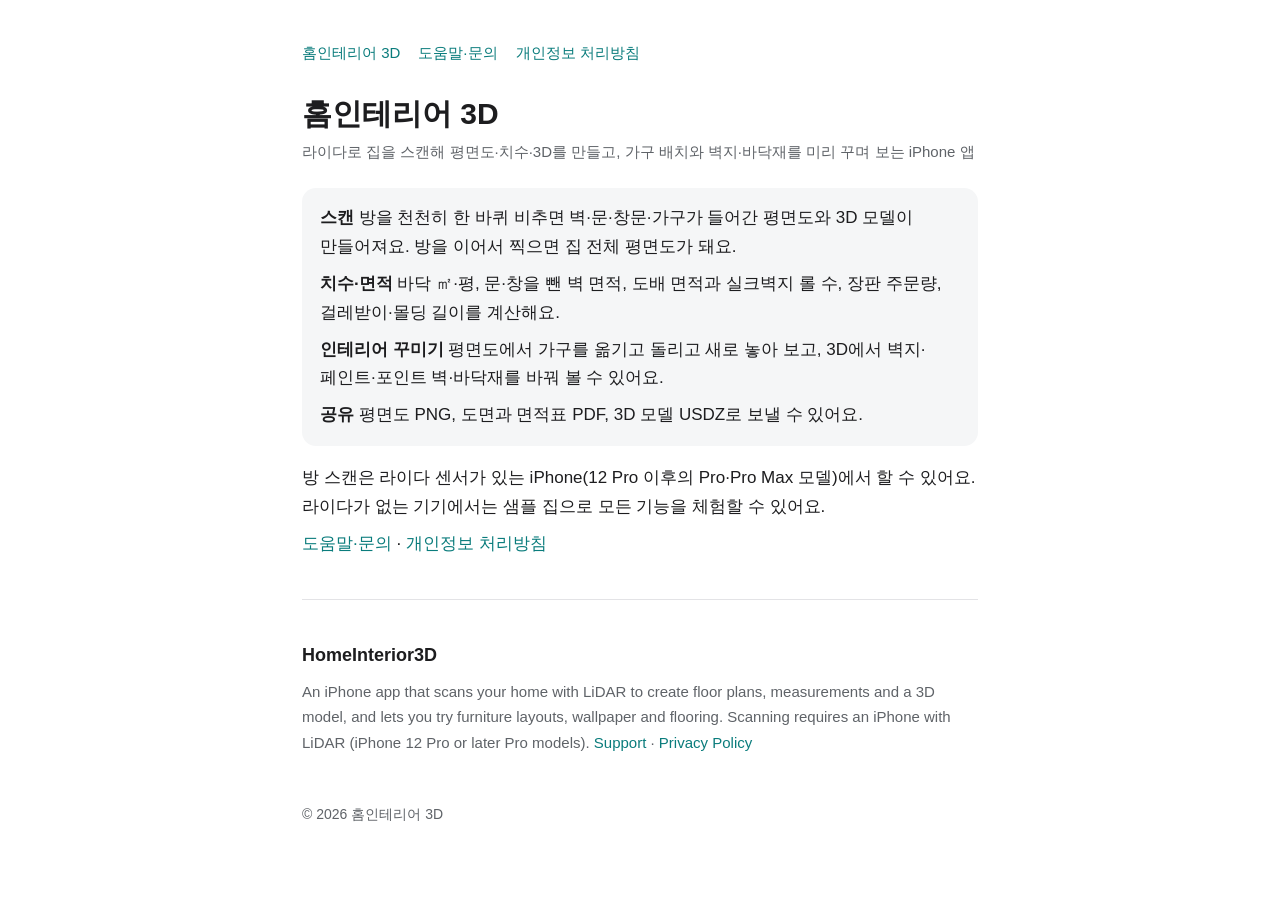
<file: index.html>
<!doctype html>
<html lang="ko">
<head>
  <meta charset="utf-8">
  <meta name="viewport" content="width=device-width, initial-scale=1">
  <title>홈인테리어 3D</title>
  <meta name="description" content="라이다로 집을 스캔해 평면도·치수·3D를 만들고, 가구 배치와 벽지·바닥재를 미리 꾸며 보는 iPhone 앱">
  <link rel="stylesheet" href="style.css">
</head>
<body>
<main>
  <nav>
    <a href="./">홈인테리어 3D</a>
    <a href="support.html">도움말·문의</a>
    <a href="privacy.html">개인정보 처리방침</a>
  </nav>

  <h1>홈인테리어 3D</h1>
  <p class="meta">라이다로 집을 스캔해 평면도·치수·3D를 만들고, 가구 배치와 벽지·바닥재를 미리 꾸며 보는 iPhone 앱</p>

  <div class="card">
    <p><strong>스캔</strong> 방을 천천히 한 바퀴 비추면 벽·문·창문·가구가 들어간 평면도와 3D 모델이 만들어져요. 방을 이어서 찍으면 집 전체 평면도가 돼요.</p>
    <p><strong>치수·면적</strong> 바닥 ㎡·평, 문·창을 뺀 벽 면적, 도배 면적과 실크벽지 롤 수, 장판 주문량, 걸레받이·몰딩 길이를 계산해요.</p>
    <p><strong>인테리어 꾸미기</strong> 평면도에서 가구를 옮기고 돌리고 새로 놓아 보고, 3D에서 벽지·페인트·포인트 벽·바닥재를 바꿔 볼 수 있어요.</p>
    <p><strong>공유</strong> 평면도 PNG, 도면과 면적표 PDF, 3D 모델 USDZ로 보낼 수 있어요.</p>
  </div>

  <p>방 스캔은 라이다 센서가 있는 iPhone(12 Pro 이후의 Pro·Pro Max 모델)에서 할 수 있어요. 라이다가 없는 기기에서는 샘플 집으로 모든 기능을 체험할 수 있어요.</p>

  <p><a href="support.html">도움말·문의</a> · <a href="privacy.html">개인정보 처리방침</a></p>

  <hr>
  <div class="en">
    <h2>HomeInterior3D</h2>
    <p>An iPhone app that scans your home with LiDAR to create floor plans, measurements and a 3D model, and lets you try furniture layouts, wallpaper and flooring. Scanning requires an iPhone with LiDAR (iPhone 12 Pro or later Pro models). <a href="support.html">Support</a> · <a href="privacy.html">Privacy Policy</a></p>
  </div>

  <footer>© 2026 홈인테리어 3D</footer>
</main>
</body>
</html>
</file>
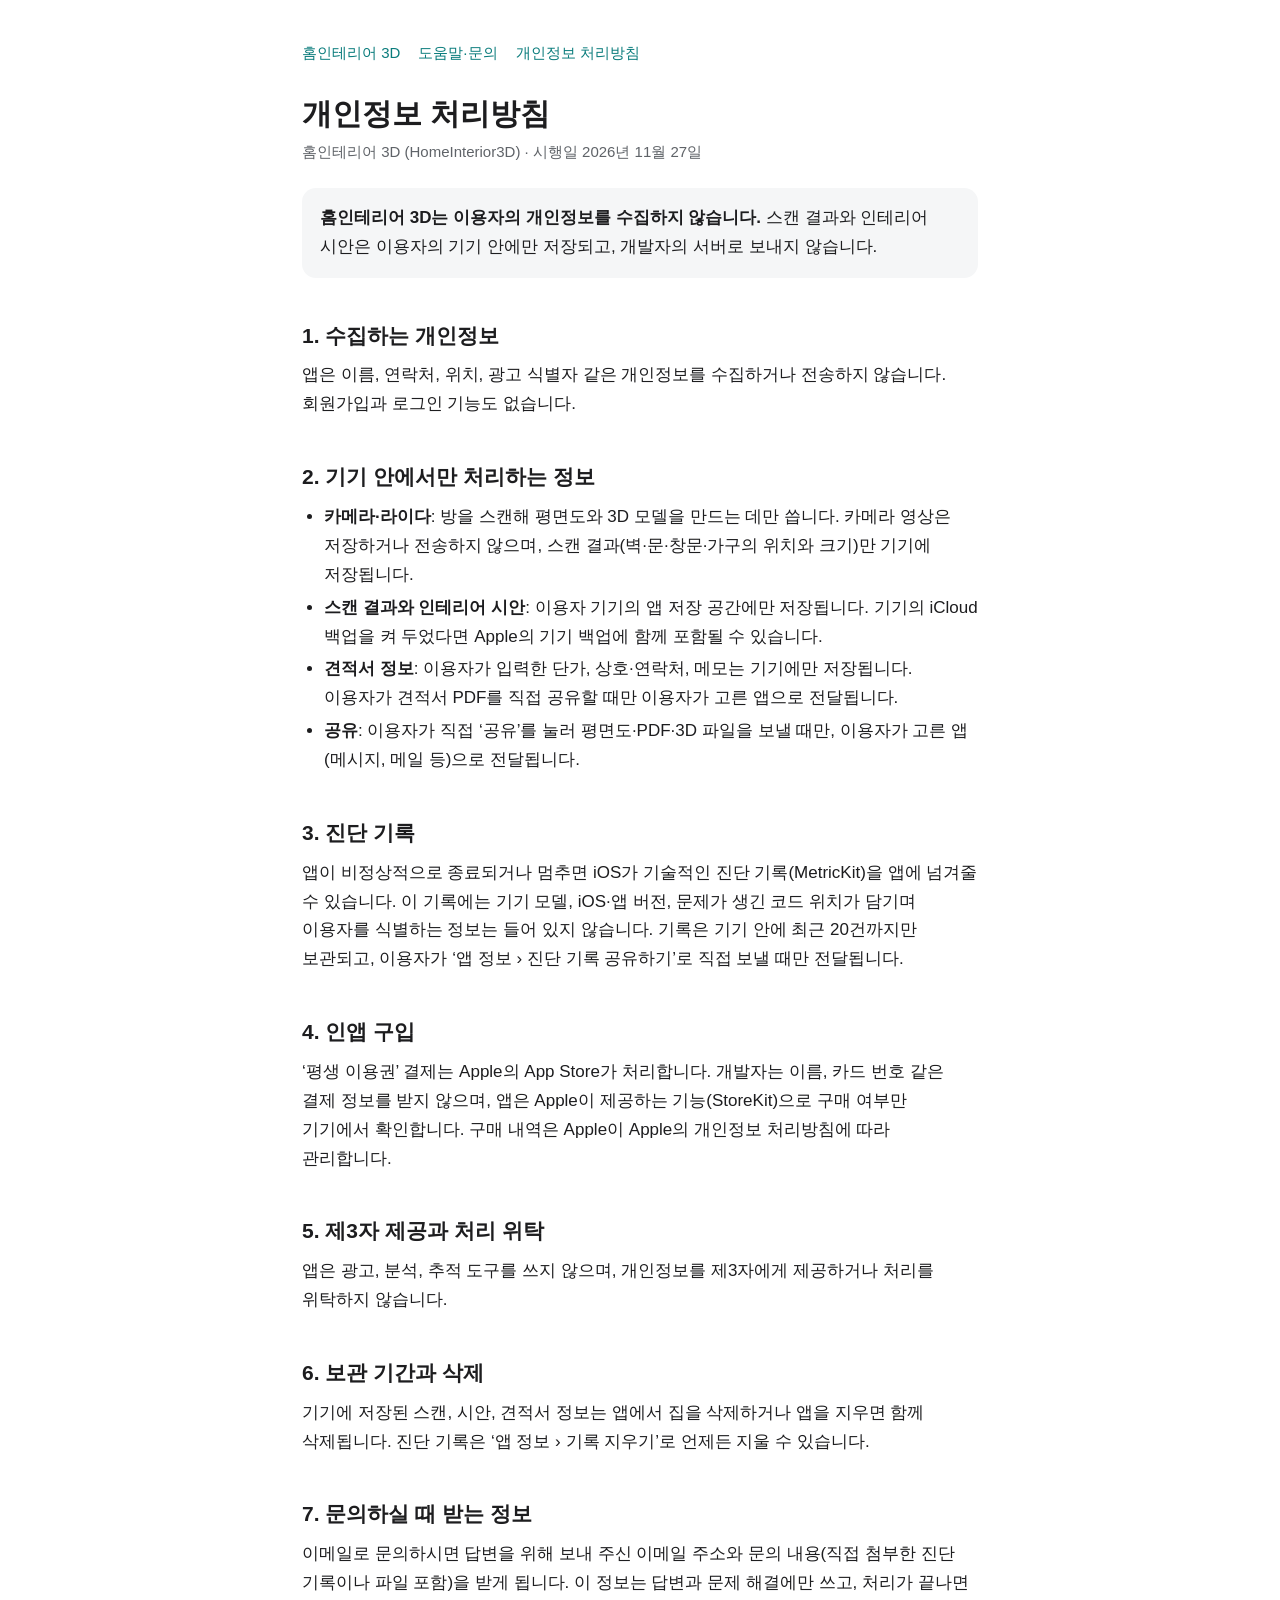
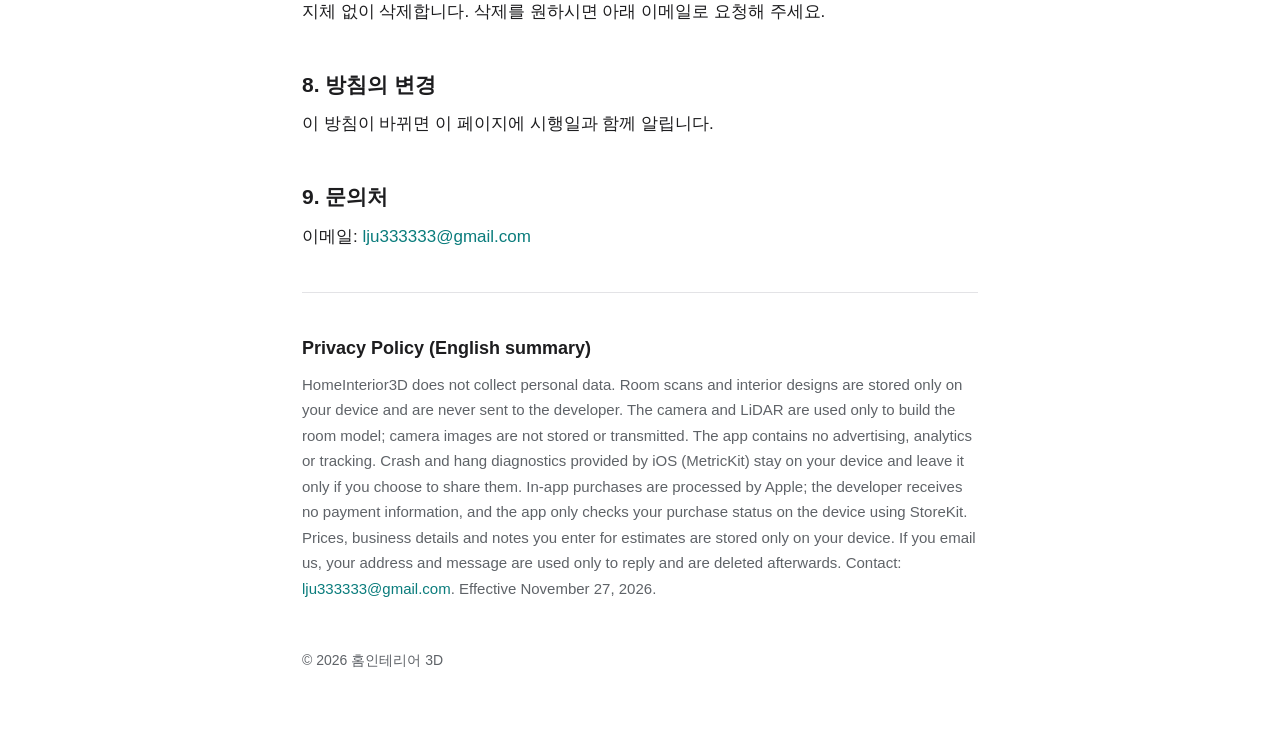
<file: privacy.html>
<!doctype html>
<html lang="ko">
<head>
  <meta charset="utf-8">
  <meta name="viewport" content="width=device-width, initial-scale=1">
  <title>개인정보 처리방침 · 홈인테리어 3D</title>
  <link rel="stylesheet" href="style.css">
</head>
<body>
<main>
  <nav>
    <a href="./">홈인테리어 3D</a>
    <a href="support.html">도움말·문의</a>
    <a href="privacy.html">개인정보 처리방침</a>
  </nav>

  <h1>개인정보 처리방침</h1>
  <p class="meta">홈인테리어 3D (HomeInterior3D) · 시행일 2026년 11월 27일</p>

  <div class="card">
    <p><strong>홈인테리어 3D는 이용자의 개인정보를 수집하지 않습니다.</strong> 스캔 결과와 인테리어 시안은 이용자의 기기 안에만 저장되고, 개발자의 서버로 보내지 않습니다.</p>
  </div>

  <h2>1. 수집하는 개인정보</h2>
  <p>앱은 이름, 연락처, 위치, 광고 식별자 같은 개인정보를 수집하거나 전송하지 않습니다. 회원가입과 로그인 기능도 없습니다.</p>

  <h2>2. 기기 안에서만 처리하는 정보</h2>
  <ul>
    <li><strong>카메라·라이다</strong>: 방을 스캔해 평면도와 3D 모델을 만드는 데만 씁니다. 카메라 영상은 저장하거나 전송하지 않으며, 스캔 결과(벽·문·창문·가구의 위치와 크기)만 기기에 저장됩니다.</li>
    <li><strong>스캔 결과와 인테리어 시안</strong>: 이용자 기기의 앱 저장 공간에만 저장됩니다. 기기의 iCloud 백업을 켜 두었다면 Apple의 기기 백업에 함께 포함될 수 있습니다.</li>
    <li><strong>견적서 정보</strong>: 이용자가 입력한 단가, 상호·연락처, 메모는 기기에만 저장됩니다. 이용자가 견적서 PDF를 직접 공유할 때만 이용자가 고른 앱으로 전달됩니다.</li>
    <li><strong>공유</strong>: 이용자가 직접 ‘공유’를 눌러 평면도·PDF·3D 파일을 보낼 때만, 이용자가 고른 앱(메시지, 메일 등)으로 전달됩니다.</li>
  </ul>

  <h2>3. 진단 기록</h2>
  <p>앱이 비정상적으로 종료되거나 멈추면 iOS가 기술적인 진단 기록(MetricKit)을 앱에 넘겨줄 수 있습니다. 이 기록에는 기기 모델, iOS·앱 버전, 문제가 생긴 코드 위치가 담기며 이용자를 식별하는 정보는 들어 있지 않습니다. 기록은 기기 안에 최근 20건까지만 보관되고, 이용자가 ‘앱 정보 › 진단 기록 공유하기’로 직접 보낼 때만 전달됩니다.</p>

  <h2>4. 인앱 구입</h2>
  <p>‘평생 이용권’ 결제는 Apple의 App Store가 처리합니다. 개발자는 이름, 카드 번호 같은 결제 정보를 받지 않으며, 앱은 Apple이 제공하는 기능(StoreKit)으로 구매 여부만 기기에서 확인합니다. 구매 내역은 Apple이 Apple의 개인정보 처리방침에 따라 관리합니다.</p>

  <h2>5. 제3자 제공과 처리 위탁</h2>
  <p>앱은 광고, 분석, 추적 도구를 쓰지 않으며, 개인정보를 제3자에게 제공하거나 처리를 위탁하지 않습니다.</p>

  <h2>6. 보관 기간과 삭제</h2>
  <p>기기에 저장된 스캔, 시안, 견적서 정보는 앱에서 집을 삭제하거나 앱을 지우면 함께 삭제됩니다. 진단 기록은 ‘앱 정보 › 기록 지우기’로 언제든 지울 수 있습니다.</p>

  <h2>7. 문의하실 때 받는 정보</h2>
  <p>이메일로 문의하시면 답변을 위해 보내 주신 이메일 주소와 문의 내용(직접 첨부한 진단 기록이나 파일 포함)을 받게 됩니다. 이 정보는 답변과 문제 해결에만 쓰고, 처리가 끝나면 지체 없이 삭제합니다. 삭제를 원하시면 아래 이메일로 요청해 주세요.</p>

  <h2>8. 방침의 변경</h2>
  <p>이 방침이 바뀌면 이 페이지에 시행일과 함께 알립니다.</p>

  <h2>9. 문의처</h2>
  <p>이메일: <a href="mailto:lju333333@gmail.com">lju333333@gmail.com</a></p>

  <hr>
  <div class="en">
    <h2>Privacy Policy (English summary)</h2>
    <p>HomeInterior3D does not collect personal data. Room scans and interior designs are stored only on your device and are never sent to the developer. The camera and LiDAR are used only to build the room model; camera images are not stored or transmitted. The app contains no advertising, analytics or tracking. Crash and hang diagnostics provided by iOS (MetricKit) stay on your device and leave it only if you choose to share them. In-app purchases are processed by Apple; the developer receives no payment information, and the app only checks your purchase status on the device using StoreKit. Prices, business details and notes you enter for estimates are stored only on your device. If you email us, your address and message are used only to reply and are deleted afterwards. Contact: <a href="mailto:lju333333@gmail.com">lju333333@gmail.com</a>. Effective November 27, 2026.</p>
  </div>

  <footer>© 2026 홈인테리어 3D</footer>
</main>
</body>
</html>
</file>
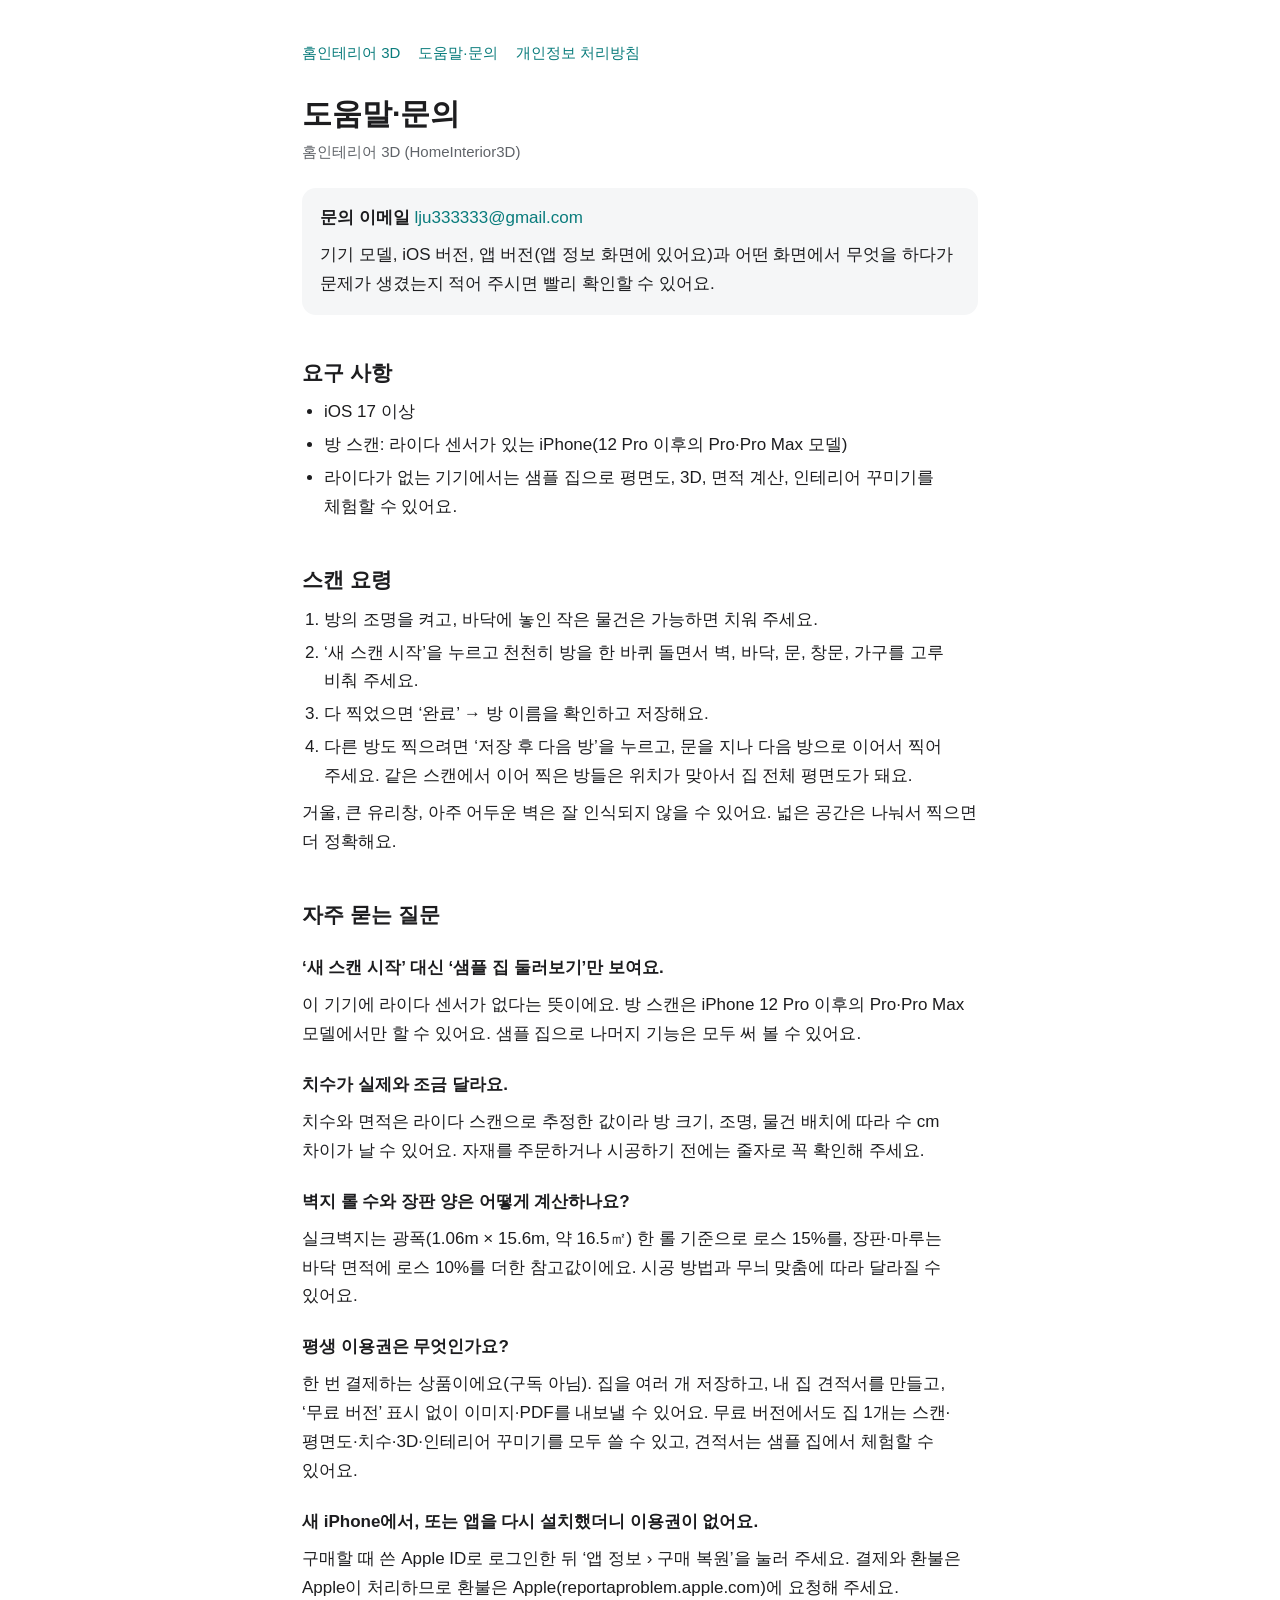
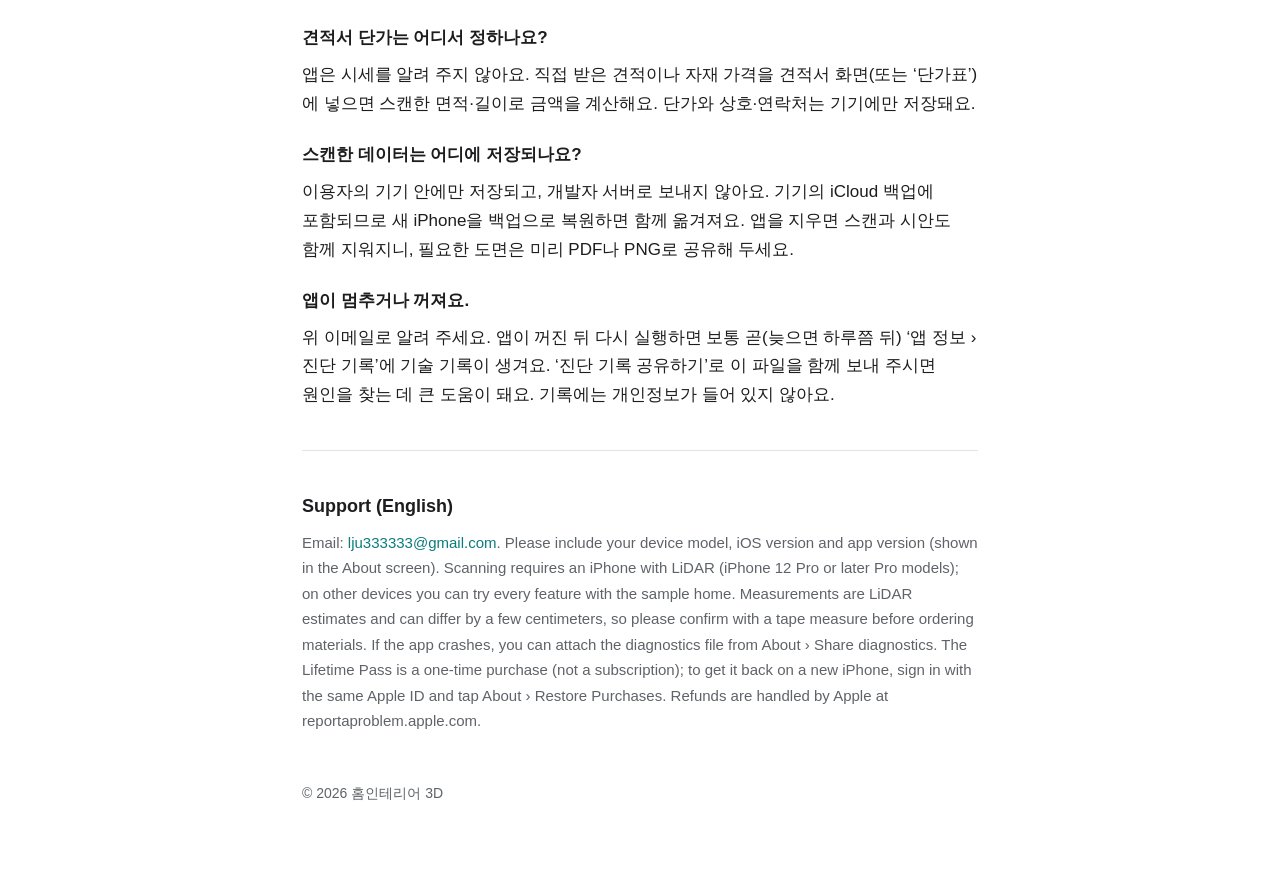
<file: support.html>
<!doctype html>
<html lang="ko">
<head>
  <meta charset="utf-8">
  <meta name="viewport" content="width=device-width, initial-scale=1">
  <title>도움말·문의 · 홈인테리어 3D</title>
  <link rel="stylesheet" href="style.css">
</head>
<body>
<main>
  <nav>
    <a href="./">홈인테리어 3D</a>
    <a href="support.html">도움말·문의</a>
    <a href="privacy.html">개인정보 처리방침</a>
  </nav>

  <h1>도움말·문의</h1>
  <p class="meta">홈인테리어 3D (HomeInterior3D)</p>

  <div class="card">
    <p><strong>문의 이메일</strong> <a href="mailto:lju333333@gmail.com">lju333333@gmail.com</a></p>
    <p>기기 모델, iOS 버전, 앱 버전(앱 정보 화면에 있어요)과 어떤 화면에서 무엇을 하다가 문제가 생겼는지 적어 주시면 빨리 확인할 수 있어요.</p>
  </div>

  <h2>요구 사항</h2>
  <ul>
    <li>iOS 17 이상</li>
    <li>방 스캔: 라이다 센서가 있는 iPhone(12 Pro 이후의 Pro·Pro Max 모델)</li>
    <li>라이다가 없는 기기에서는 샘플 집으로 평면도, 3D, 면적 계산, 인테리어 꾸미기를 체험할 수 있어요.</li>
  </ul>

  <h2>스캔 요령</h2>
  <ol>
    <li>방의 조명을 켜고, 바닥에 놓인 작은 물건은 가능하면 치워 주세요.</li>
    <li>‘새 스캔 시작’을 누르고 천천히 방을 한 바퀴 돌면서 벽, 바닥, 문, 창문, 가구를 고루 비춰 주세요.</li>
    <li>다 찍었으면 ‘완료’ → 방 이름을 확인하고 저장해요.</li>
    <li>다른 방도 찍으려면 ‘저장 후 다음 방’을 누르고, 문을 지나 다음 방으로 이어서 찍어 주세요. 같은 스캔에서 이어 찍은 방들은 위치가 맞아서 집 전체 평면도가 돼요.</li>
  </ol>
  <p>거울, 큰 유리창, 아주 어두운 벽은 잘 인식되지 않을 수 있어요. 넓은 공간은 나눠서 찍으면 더 정확해요.</p>

  <h2>자주 묻는 질문</h2>

  <h3>‘새 스캔 시작’ 대신 ‘샘플 집 둘러보기’만 보여요.</h3>
  <p>이 기기에 라이다 센서가 없다는 뜻이에요. 방 스캔은 iPhone 12 Pro 이후의 Pro·Pro Max 모델에서만 할 수 있어요. 샘플 집으로 나머지 기능은 모두 써 볼 수 있어요.</p>

  <h3>치수가 실제와 조금 달라요.</h3>
  <p>치수와 면적은 라이다 스캔으로 추정한 값이라 방 크기, 조명, 물건 배치에 따라 수 cm 차이가 날 수 있어요. 자재를 주문하거나 시공하기 전에는 줄자로 꼭 확인해 주세요.</p>

  <h3>벽지 롤 수와 장판 양은 어떻게 계산하나요?</h3>
  <p>실크벽지는 광폭(1.06m × 15.6m, 약 16.5㎡) 한 롤 기준으로 로스 15%를, 장판·마루는 바닥 면적에 로스 10%를 더한 참고값이에요. 시공 방법과 무늬 맞춤에 따라 달라질 수 있어요.</p>

  <h3>평생 이용권은 무엇인가요?</h3>
  <p>한 번 결제하는 상품이에요(구독 아님). 집을 여러 개 저장하고, 내 집 견적서를 만들고, ‘무료 버전’ 표시 없이 이미지·PDF를 내보낼 수 있어요. 무료 버전에서도 집 1개는 스캔·평면도·치수·3D·인테리어 꾸미기를 모두 쓸 수 있고, 견적서는 샘플 집에서 체험할 수 있어요.</p>

  <h3>새 iPhone에서, 또는 앱을 다시 설치했더니 이용권이 없어요.</h3>
  <p>구매할 때 쓴 Apple ID로 로그인한 뒤 ‘앱 정보 › 구매 복원’을 눌러 주세요. 결제와 환불은 Apple이 처리하므로 환불은 Apple(reportaproblem.apple.com)에 요청해 주세요.</p>

  <h3>견적서 단가는 어디서 정하나요?</h3>
  <p>앱은 시세를 알려 주지 않아요. 직접 받은 견적이나 자재 가격을 견적서 화면(또는 ‘단가표’)에 넣으면 스캔한 면적·길이로 금액을 계산해요. 단가와 상호·연락처는 기기에만 저장돼요.</p>

  <h3>스캔한 데이터는 어디에 저장되나요?</h3>
  <p>이용자의 기기 안에만 저장되고, 개발자 서버로 보내지 않아요. 기기의 iCloud 백업에 포함되므로 새 iPhone을 백업으로 복원하면 함께 옮겨져요. 앱을 지우면 스캔과 시안도 함께 지워지니, 필요한 도면은 미리 PDF나 PNG로 공유해 두세요.</p>

  <h3>앱이 멈추거나 꺼져요.</h3>
  <p>위 이메일로 알려 주세요. 앱이 꺼진 뒤 다시 실행하면 보통 곧(늦으면 하루쯤 뒤) ‘앱 정보 › 진단 기록’에 기술 기록이 생겨요. ‘진단 기록 공유하기’로 이 파일을 함께 보내 주시면 원인을 찾는 데 큰 도움이 돼요. 기록에는 개인정보가 들어 있지 않아요.</p>

  <hr>
  <div class="en">
    <h2>Support (English)</h2>
    <p>Email: <a href="mailto:lju333333@gmail.com">lju333333@gmail.com</a>. Please include your device model, iOS version and app version (shown in the About screen). Scanning requires an iPhone with LiDAR (iPhone 12 Pro or later Pro models); on other devices you can try every feature with the sample home. Measurements are LiDAR estimates and can differ by a few centimeters, so please confirm with a tape measure before ordering materials. If the app crashes, you can attach the diagnostics file from About › Share diagnostics. The Lifetime Pass is a one-time purchase (not a subscription); to get it back on a new iPhone, sign in with the same Apple ID and tap About › Restore Purchases. Refunds are handled by Apple at reportaproblem.apple.com.</p>
  </div>

  <footer>© 2026 홈인테리어 3D</footer>
</main>
</body>
</html>
</file>
<file: style.css>
:root {
  --bg: #ffffff;
  --text: #1d1d1f;
  --muted: #5f6368;
  --line: #e3e3e6;
  --card: #f5f6f7;
  --accent: #0a7c7c;
}

@media (prefers-color-scheme: dark) {
  :root {
    --bg: #161617;
    --text: #f2f2f4;
    --muted: #a7a9ae;
    --line: #2e2f33;
    --card: #222326;
    --accent: #4cc7c7;
  }
}

* { box-sizing: border-box; }

body {
  margin: 0;
  background: var(--bg);
  color: var(--text);
  font-family: -apple-system, BlinkMacSystemFont, "Apple SD Gothic Neo", "Noto Sans KR", "Malgun Gothic", "Segoe UI", sans-serif;
  font-size: 17px;
  line-height: 1.7;
  word-break: keep-all;
  overflow-wrap: break-word;
}

main {
  max-width: 720px;
  margin: 0 auto;
  padding: 40px 22px 64px;
}

nav {
  display: flex;
  flex-wrap: wrap;
  gap: 6px 18px;
  font-size: 15px;
  margin-bottom: 28px;
}

a { color: var(--accent); text-decoration: none; }
a:hover { text-decoration: underline; }

h1 { font-size: 30px; line-height: 1.3; margin: 0 0 6px; }
h2 { font-size: 21px; margin: 36px 0 8px; padding-top: 4px; }
h3 { font-size: 17px; margin: 22px 0 4px; }
p, ul, ol { margin: 8px 0; }
ul, ol { padding-left: 22px; }
li { margin: 4px 0; }

.meta { color: var(--muted); font-size: 15px; margin: 0 0 24px; }

.card {
  background: var(--card);
  border-radius: 14px;
  padding: 16px 18px;
  margin: 18px 0;
}

.card p:first-child { margin-top: 0; }
.card p:last-child { margin-bottom: 0; }

hr { border: 0; border-top: 1px solid var(--line); margin: 40px 0 24px; }

.en { color: var(--muted); font-size: 15px; }
.en h2 { font-size: 18px; color: var(--text); }

footer { color: var(--muted); font-size: 14px; margin-top: 48px; }
</file>
